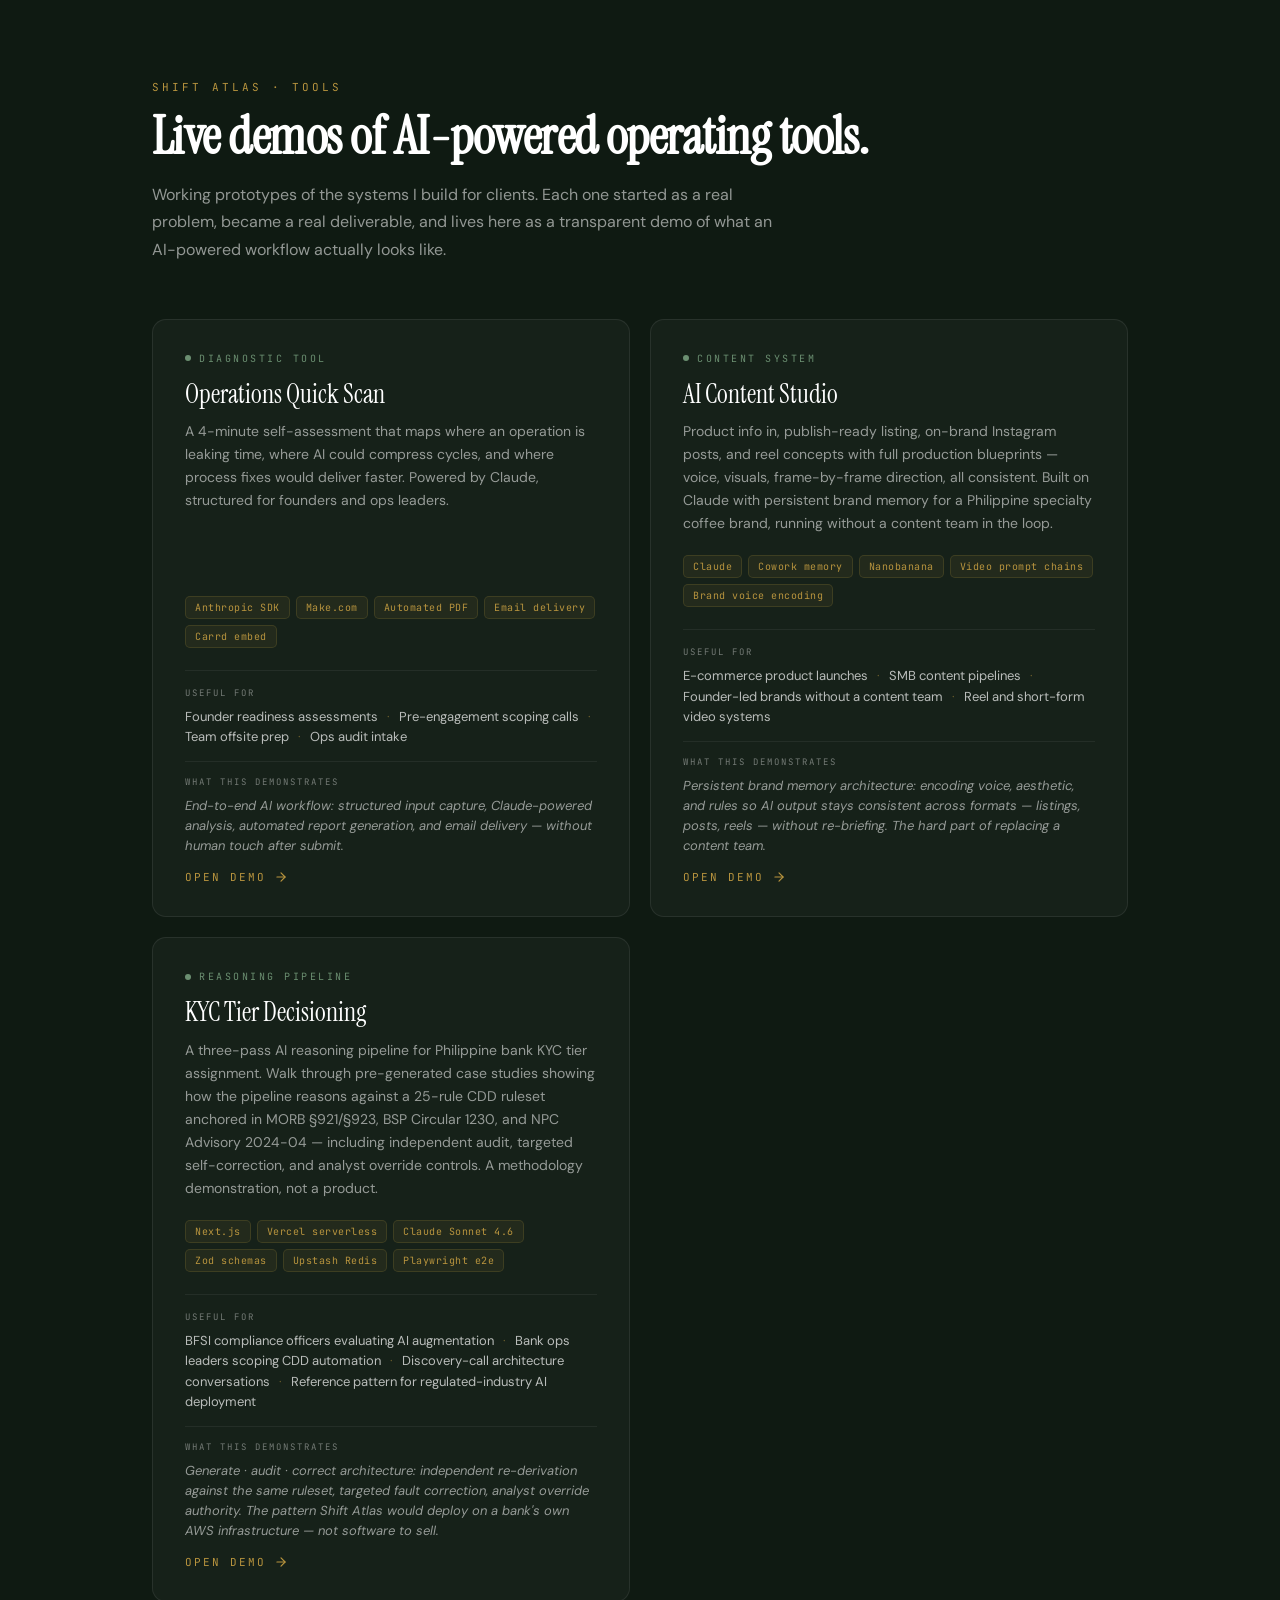
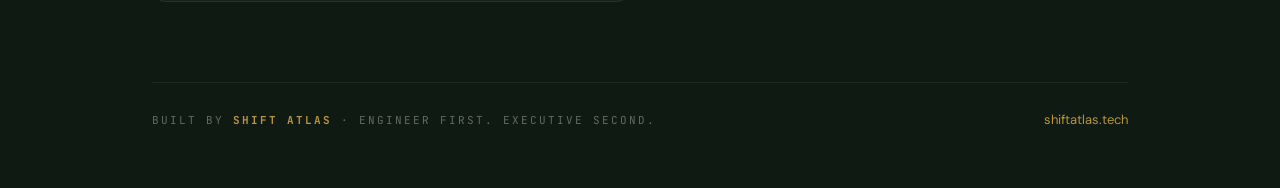
<file: index.html>
<!DOCTYPE html>
<html lang="en">
<head>
<meta charset="UTF-8">
<meta name="viewport" content="width=device-width,initial-scale=1.0">
<title>Shift Atlas Tools — Live Demos</title>
<link rel="icon" type="image/png" href="favicon512x512.png">
<meta name="description" content="Live demos of AI-powered tools built by Shift Atlas. Diagnose, design, deliver.">
<link href="https://fonts.googleapis.com/css2?family=Instrument+Serif&family=DM+Sans:wght@400;500;600;700&family=JetBrains+Mono:wght@400;500;600&display=swap" rel="stylesheet">
<style>
*{margin:0;padding:0;box-sizing:border-box;}
html,body{background:#0F1A12;min-height:100vh;}
body{font-family:'DM Sans',sans-serif;color:#fff;-webkit-font-smoothing:antialiased;}

.hub-wrap{max-width:1040px;margin:0 auto;padding:80px 32px 60px;min-height:100vh;display:flex;flex-direction:column;}

/* HEADER */
.hub-head{margin-bottom:56px;}
.hub-tag{font-family:'JetBrains Mono',monospace;font-size:11px;letter-spacing:3px;text-transform:uppercase;color:#B8943E;margin-bottom:14px;}
.hub-title{font-family:'Instrument Serif',Georgia,serif;font-size:clamp(36px,5vw,52px);line-height:1.1;margin-bottom:16px;letter-spacing:-0.01em;}
.hub-sub{font-size:16px;color:rgba(255,255,255,0.55);line-height:1.7;max-width:620px;}

/* GRID */
.hub-grid{display:grid;grid-template-columns:repeat(auto-fit,minmax(320px,1fr));gap:20px;margin-bottom:auto;}

.hub-card{background:rgba(255,255,255,0.03);border:1px solid rgba(255,255,255,0.08);border-radius:14px;padding:32px;text-decoration:none;color:inherit;transition:all 0.25s ease;display:flex;flex-direction:column;position:relative;overflow:hidden;}
.hub-card:hover{background:rgba(255,255,255,0.05);border-color:rgba(184,148,62,0.3);transform:translateY(-2px);}
.hub-card::after{content:'';position:absolute;top:0;left:0;right:0;height:2px;background:linear-gradient(90deg,transparent,#B8943E,transparent);opacity:0;transition:opacity 0.3s;}
.hub-card:hover::after{opacity:0.6;}

.hub-ctag{font-family:'JetBrains Mono',monospace;font-size:10px;letter-spacing:2.5px;text-transform:uppercase;color:#6B8F71;margin-bottom:14px;display:flex;align-items:center;gap:8px;}
.hub-ctag::before{content:'';width:6px;height:6px;border-radius:50%;background:#6B8F71;}

.hub-ctitle{font-family:'Instrument Serif',Georgia,serif;font-size:26px;line-height:1.2;margin-bottom:10px;color:#fff;}
.hub-cdesc{font-size:14px;color:rgba(255,255,255,0.55);line-height:1.65;margin-bottom:20px;flex:1;}

.hub-cstack{display:flex;flex-wrap:wrap;gap:6px;margin-bottom:22px;}
.hub-chip{font-family:'JetBrains Mono',monospace;font-size:10px;background:rgba(184,148,62,0.08);color:#B8943E;padding:4px 9px;border-radius:5px;border:1px solid rgba(184,148,62,0.18);letter-spacing:0.5px;}

.hub-cmeta{margin-bottom:14px;padding-top:16px;border-top:1px solid rgba(255,255,255,0.06);}
.hub-cmeta + .hub-cmeta{padding-top:14px;}
.hub-cmlab{font-family:'JetBrains Mono',monospace;font-size:9px;letter-spacing:2px;text-transform:uppercase;color:rgba(255,255,255,0.4);margin-bottom:8px;}
.hub-cmval{font-size:13px;color:rgba(255,255,255,0.7);line-height:1.55;}
.hub-cmval .dot{color:rgba(184,148,62,0.5);margin:0 6px;}
.hub-cmval.demo{color:rgba(255,255,255,0.55);font-style:italic;}

.hub-clink{font-family:'JetBrains Mono',monospace;font-size:11px;letter-spacing:2px;text-transform:uppercase;color:#B8943E;display:flex;align-items:center;gap:8px;transition:gap 0.2s;}
.hub-card:hover .hub-clink{gap:12px;}
.hub-clink svg{width:14px;height:14px;}

/* FOOTER */
.hub-foot{margin-top:80px;padding-top:28px;border-top:1px solid rgba(255,255,255,0.06);display:flex;justify-content:space-between;align-items:center;flex-wrap:wrap;gap:14px;}
.hub-footl{font-family:'JetBrains Mono',monospace;font-size:11px;letter-spacing:2px;text-transform:uppercase;color:rgba(255,255,255,0.35);}
.hub-footl strong{color:#B8943E;}
.hub-footr{font-size:13px;color:rgba(255,255,255,0.4);}
.hub-footr a{color:#B8943E;text-decoration:none;transition:opacity 0.2s;}
.hub-footr a:hover{opacity:0.8;}

@media(max-width:640px){
  .hub-wrap{padding:48px 24px 40px;}
  .hub-head{margin-bottom:40px;}
  .hub-grid{grid-template-columns:1fr;}
  .hub-card{padding:28px 24px;}
}
</style>
</head>
<body>

<div class="hub-wrap">

  <div class="hub-head">
    <div class="hub-tag">Shift Atlas · Tools</div>
    <h1 class="hub-title">Live demos of AI-powered operating tools.</h1>
    <p class="hub-sub">Working prototypes of the systems I build for clients. Each one started as a real problem, became a real deliverable, and lives here as a transparent demo of what an AI-powered workflow actually looks like.</p>
  </div>

  <div class="hub-grid">

    <a href="quickscan/" class="hub-card">
      <div class="hub-ctag">Diagnostic Tool</div>
      <div class="hub-ctitle">Operations Quick Scan</div>
      <div class="hub-cdesc">A 4-minute self-assessment that maps where an operation is leaking time, where AI could compress cycles, and where process fixes would deliver faster. Powered by Claude, structured for founders and ops leaders.</div>
      <div class="hub-cstack">
        <span class="hub-chip">Anthropic SDK</span>
        <span class="hub-chip">Make.com</span>
        <span class="hub-chip">Automated PDF</span>
        <span class="hub-chip">Email delivery</span>
        <span class="hub-chip">Carrd embed</span>
      </div>
      <div class="hub-cmeta">
        <div class="hub-cmlab">Useful for</div>
        <div class="hub-cmval">Founder readiness assessments <span class="dot">·</span> Pre-engagement scoping calls <span class="dot">·</span> Team offsite prep <span class="dot">·</span> Ops audit intake</div>
      </div>
      <div class="hub-cmeta">
        <div class="hub-cmlab">What this demonstrates</div>
        <div class="hub-cmval demo">End-to-end AI workflow: structured input capture, Claude-powered analysis, automated report generation, and email delivery — without human touch after submit.</div>
      </div>
      <div class="hub-clink">
        Open Demo
        <svg viewBox="0 0 24 24" fill="none" stroke="currentColor" stroke-width="2" stroke-linecap="round" stroke-linejoin="round"><line x1="5" y1="12" x2="19" y2="12"/><polyline points="12 5 19 12 12 19"/></svg>
      </div>
    </a>

    <a href="content-studio/" class="hub-card">
      <div class="hub-ctag">Content System</div>
      <div class="hub-ctitle">AI Content Studio</div>
      <div class="hub-cdesc">Product info in, publish-ready listing, on-brand Instagram posts, and reel concepts with full production blueprints — voice, visuals, frame-by-frame direction, all consistent. Built on Claude with persistent brand memory for a Philippine specialty coffee brand, running without a content team in the loop.</div>
      <div class="hub-cstack">
        <span class="hub-chip">Claude</span>
        <span class="hub-chip">Cowork memory</span>
        <span class="hub-chip">Nanobanana</span>
        <span class="hub-chip">Video prompt chains</span>
        <span class="hub-chip">Brand voice encoding</span>
      </div>
      <div class="hub-cmeta">
        <div class="hub-cmlab">Useful for</div>
        <div class="hub-cmval">E-commerce product launches <span class="dot">·</span> SMB content pipelines <span class="dot">·</span> Founder-led brands without a content team <span class="dot">·</span> Reel and short-form video systems</div>
      </div>
      <div class="hub-cmeta">
        <div class="hub-cmlab">What this demonstrates</div>
        <div class="hub-cmval demo">Persistent brand memory architecture: encoding voice, aesthetic, and rules so AI output stays consistent across formats — listings, posts, reels — without re-briefing. The hard part of replacing a content team.</div>
      </div>
      <div class="hub-clink">
        Open Demo
        <svg viewBox="0 0 24 24" fill="none" stroke="currentColor" stroke-width="2" stroke-linecap="round" stroke-linejoin="round"><line x1="5" y1="12" x2="19" y2="12"/><polyline points="12 5 19 12 12 19"/></svg>
      </div>
    </a>

    <a href="https://kyc.shiftatlas.tech/" target="_blank" rel="noopener" class="hub-card">
      <div class="hub-ctag">Reasoning Pipeline</div>
      <div class="hub-ctitle">KYC Tier Decisioning</div>
      <div class="hub-cdesc">A three-pass AI reasoning pipeline for Philippine bank KYC tier assignment. Walk through pre-generated case studies showing how the pipeline reasons against a 25-rule CDD ruleset anchored in MORB &sect;921/&sect;923, BSP Circular 1230, and NPC Advisory 2024-04 — including independent audit, targeted self-correction, and analyst override controls. A methodology demonstration, not a product.</div>
      <div class="hub-cstack">
        <span class="hub-chip">Next.js</span>
        <span class="hub-chip">Vercel serverless</span>
        <span class="hub-chip">Claude Sonnet 4.6</span>
        <span class="hub-chip">Zod schemas</span>
        <span class="hub-chip">Upstash Redis</span>
        <span class="hub-chip">Playwright e2e</span>
      </div>
      <div class="hub-cmeta">
        <div class="hub-cmlab">Useful for</div>
        <div class="hub-cmval">BFSI compliance officers evaluating AI augmentation <span class="dot">·</span> Bank ops leaders scoping CDD automation <span class="dot">·</span> Discovery-call architecture conversations <span class="dot">·</span> Reference pattern for regulated-industry AI deployment</div>
      </div>
      <div class="hub-cmeta">
        <div class="hub-cmlab">What this demonstrates</div>
        <div class="hub-cmval demo">Generate &middot; audit &middot; correct architecture: independent re-derivation against the same ruleset, targeted fault correction, analyst override authority. The pattern Shift Atlas would deploy on a bank's own AWS infrastructure — not software to sell.</div>
      </div>
      <div class="hub-clink">
        Open Demo
        <svg viewBox="0 0 24 24" fill="none" stroke="currentColor" stroke-width="2" stroke-linecap="round" stroke-linejoin="round"><line x1="5" y1="12" x2="19" y2="12"/><polyline points="12 5 19 12 12 19"/></svg>
      </div>
    </a>

  </div>

  <div class="hub-foot">
    <div class="hub-footl">Built by <strong>Shift Atlas</strong> · Engineer first. Executive second.</div>
    <div class="hub-footr"><a href="https://shiftatlas.tech" target="_blank">shiftatlas.tech</a></div>
  </div>

</div>

</body>
</html>
</file>
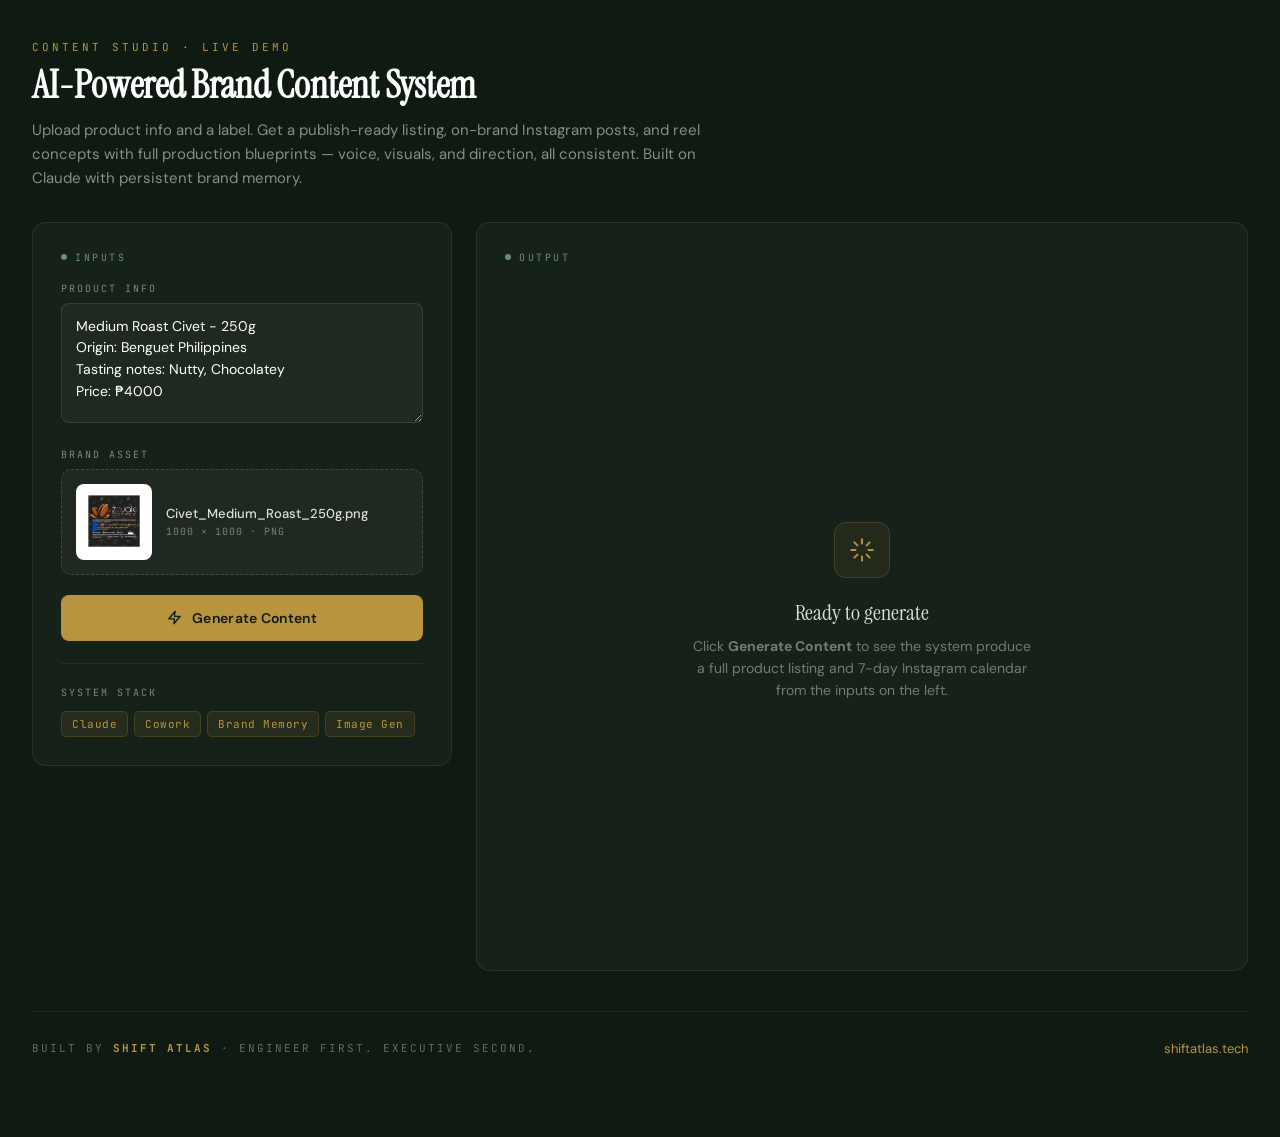
<file: content-studio/index.html>
<!DOCTYPE html>
<html lang="en">
<head>
<meta charset="UTF-8">
<meta name="viewport" content="width=device-width,initial-scale=1.0">
<title>Content Studio — Shift Atlas Demo</title>
<link rel="icon" type="image/png" href="favicon512x512.png">
<link href="https://fonts.googleapis.com/css2?family=Instrument+Serif&family=DM+Sans:wght@400;500;600;700&family=JetBrains+Mono:wght@400;500;600&display=swap" rel="stylesheet">
<style>
*{margin:0;padding:0;box-sizing:border-box;}
html,body{background:#0F1A12;min-height:100vh;}
body{font-family:'DM Sans',sans-serif;color:#fff;-webkit-font-smoothing:antialiased;overflow-x:hidden;}

/* ===== LAYOUT ===== */
.cs-wrap{max-width:1440px;margin:0 auto;padding:40px 32px 80px;}

.cs-head{margin-bottom:32px;}
.cs-tag{font-family:'JetBrains Mono',monospace;font-size:11px;letter-spacing:3px;text-transform:uppercase;color:#B8943E;margin-bottom:10px;}
.cs-title{font-family:'Instrument Serif',Georgia,serif;font-size:clamp(28px,3.6vw,38px);line-height:1.15;margin-bottom:10px;}
.cs-sub{font-size:15px;color:rgba(255,255,255,0.5);line-height:1.6;max-width:680px;}

.cs-grid{display:grid;grid-template-columns:minmax(0,420px) minmax(0,1fr);gap:24px;align-items:start;}
@media(max-width:960px){.cs-grid{grid-template-columns:1fr;}}

/* ===== PANEL SHARED ===== */
.cs-panel{background:rgba(255,255,255,0.03);border:1px solid rgba(255,255,255,0.08);border-radius:14px;padding:28px;}
.cs-plabel{font-family:'JetBrains Mono',monospace;font-size:10px;letter-spacing:2.5px;text-transform:uppercase;color:#6B8F71;margin-bottom:18px;display:flex;align-items:center;gap:8px;}
.cs-plabel::before{content:'';width:6px;height:6px;border-radius:50%;background:#6B8F71;}

/* ===== INPUT (LEFT) ===== */
.cs-field{margin-bottom:20px;}
.cs-flab{font-family:'JetBrains Mono',monospace;font-size:10px;letter-spacing:2px;text-transform:uppercase;color:rgba(255,255,255,0.45);margin-bottom:8px;}
.cs-ftxt{width:100%;background:rgba(255,255,255,0.04);border:1px solid rgba(255,255,255,0.1);border-radius:8px;padding:12px 14px;font-family:'DM Sans',sans-serif;font-size:14px;color:#fff;line-height:1.55;resize:vertical;min-height:120px;transition:border-color 0.2s;}
.cs-ftxt:focus{outline:none;border-color:rgba(184,148,62,0.5);}
.cs-ftxt::placeholder{color:rgba(255,255,255,0.25);}

.cs-imgbox{background:rgba(255,255,255,0.04);border:1px dashed rgba(255,255,255,0.15);border-radius:10px;padding:14px;display:flex;align-items:center;gap:14px;}
.cs-imgthumb{width:76px;height:76px;border-radius:8px;background:#000;flex-shrink:0;overflow:hidden;display:flex;align-items:center;justify-content:center;}
.cs-imgthumb img{width:100%;height:100%;object-fit:cover;}
.cs-imginfo{flex:1;min-width:0;}
.cs-imgname{font-size:13px;color:rgba(255,255,255,0.85);font-weight:500;margin-bottom:3px;white-space:nowrap;overflow:hidden;text-overflow:ellipsis;}
.cs-imgsize{font-family:'JetBrains Mono',monospace;font-size:10px;color:rgba(255,255,255,0.4);letter-spacing:1px;}

.cs-genbtn{width:100%;background:#B8943E;color:#0F1A12;font-family:'DM Sans',sans-serif;font-size:14px;font-weight:600;letter-spacing:0.3px;padding:14px;border-radius:8px;border:none;cursor:pointer;transition:all 0.2s;margin-top:8px;display:flex;align-items:center;justify-content:center;gap:10px;}
.cs-genbtn:hover:not(:disabled){background:#C9A44A;transform:translateY(-1px);}
.cs-genbtn:disabled{opacity:0.6;cursor:not-allowed;}
.cs-genbtn svg{width:15px;height:15px;}

.cs-stack{margin-top:22px;padding-top:22px;border-top:1px solid rgba(255,255,255,0.06);}
.cs-slabel{font-family:'JetBrains Mono',monospace;font-size:10px;letter-spacing:2px;text-transform:uppercase;color:rgba(255,255,255,0.45);margin-bottom:12px;}
.cs-chips{display:flex;flex-wrap:wrap;gap:6px;}
.cs-chip{font-family:'JetBrains Mono',monospace;font-size:11px;background:rgba(184,148,62,0.1);color:#B8943E;padding:5px 10px;border-radius:5px;border:1px solid rgba(184,148,62,0.2);letter-spacing:0.5px;}

/* ===== OUTPUT (RIGHT) ===== */
.cs-out{min-height:720px;}

.cs-empty{display:flex;flex-direction:column;align-items:center;justify-content:center;min-height:660px;text-align:center;padding:40px;}
.cs-emptico{width:56px;height:56px;border-radius:12px;background:rgba(184,148,62,0.08);display:flex;align-items:center;justify-content:center;margin-bottom:20px;border:1px solid rgba(184,148,62,0.2);}
.cs-emptico svg{width:26px;height:26px;stroke:#B8943E;}
.cs-empth{font-family:'Instrument Serif',Georgia,serif;font-size:22px;color:rgba(255,255,255,0.85);margin-bottom:8px;}
.cs-emptt{font-size:14px;color:rgba(255,255,255,0.4);max-width:340px;line-height:1.6;}

.cs-loading{display:none;padding:40px;}
.cs-loading.on{display:block;}
.cs-ltitle{font-family:'JetBrains Mono',monospace;font-size:12px;letter-spacing:2px;text-transform:uppercase;color:#B8943E;margin-bottom:20px;display:flex;align-items:center;gap:10px;}
.cs-ltitle::before{content:'';width:8px;height:8px;border-radius:50%;background:#B8943E;animation:pulse 1.2s infinite;}
@keyframes pulse{0%,100%{opacity:1;}50%{opacity:0.3;}}
.cs-lsteps{display:flex;flex-direction:column;gap:12px;}
.cs-lstep{display:flex;align-items:center;gap:12px;font-size:14px;color:rgba(255,255,255,0.3);transition:color 0.3s;}
.cs-lstep.active{color:rgba(255,255,255,0.9);}
.cs-lstep.done{color:#6B8F71;}
.cs-lcheck{width:18px;height:18px;border-radius:50%;border:1.5px solid currentColor;display:flex;align-items:center;justify-content:center;flex-shrink:0;}
.cs-lcheck svg{width:10px;height:10px;opacity:0;transition:opacity 0.2s;}
.cs-lstep.done .cs-lcheck{background:#6B8F71;border-color:#6B8F71;}
.cs-lstep.done .cs-lcheck svg{opacity:1;stroke:#0F1A12;}
.cs-lstep.active .cs-lcheck{border-color:#B8943E;animation:spin 1s linear infinite;}
@keyframes spin{to{transform:rotate(360deg);}}

.cs-results{display:none;}
.cs-results.on{display:block;animation:csFade 0.4s ease;}
@keyframes csFade{from{opacity:0;transform:translateY(8px);}to{opacity:1;transform:translateY(0);}}

/* ===== TABS ===== */
.cs-tabs{display:flex;gap:4px;margin-bottom:24px;background:rgba(0,0,0,0.3);padding:4px;border-radius:10px;width:fit-content;}
.cs-tab{background:none;border:none;color:rgba(255,255,255,0.5);font-family:'DM Sans',sans-serif;font-size:13px;font-weight:500;padding:9px 18px;border-radius:7px;cursor:pointer;transition:all 0.2s;letter-spacing:0.2px;}
.cs-tab:hover{color:rgba(255,255,255,0.8);}
.cs-tab.on{background:rgba(184,148,62,0.15);color:#B8943E;}

.cs-tabpane{display:none;}
.cs-tabpane.on{display:block;animation:csFade 0.3s ease;}

/* ===== PRODUCT LISTING OUTPUT ===== */
.cs-sec{margin-bottom:24px;}
.cs-sech{font-family:'JetBrains Mono',monospace;font-size:10px;letter-spacing:2px;text-transform:uppercase;color:#6B8F71;margin-bottom:8px;}
.cs-title-out{font-family:'Instrument Serif',Georgia,serif;font-size:24px;line-height:1.25;color:#fff;margin-bottom:4px;}
.cs-short{font-size:14px;color:rgba(255,255,255,0.65);line-height:1.65;margin-bottom:14px;}
.cs-full{font-size:14px;color:rgba(255,255,255,0.75);line-height:1.75;}
.cs-full p{margin-bottom:12px;}
.cs-meta{display:grid;grid-template-columns:repeat(auto-fit,minmax(150px,1fr));gap:10px;margin-top:14px;padding:14px;background:rgba(0,0,0,0.25);border-radius:8px;}
.cs-mi{display:flex;flex-direction:column;gap:3px;}
.cs-mk{font-family:'JetBrains Mono',monospace;font-size:9px;letter-spacing:1.5px;text-transform:uppercase;color:rgba(255,255,255,0.4);}
.cs-mv{font-size:13px;color:#fff;font-weight:500;}
.cs-mv.gold{color:#B8943E;}
.cs-keywords{display:flex;flex-wrap:wrap;gap:6px;margin-top:10px;}
.cs-kw{font-size:12px;background:rgba(107,143,113,0.12);color:#9ABBA0;padding:5px 10px;border-radius:5px;border:1px solid rgba(107,143,113,0.2);}

/* ===== INSTAGRAM FEED ===== */
.cs-ig-wrap{display:flex;flex-direction:column;gap:14px;}
.cs-post{background:rgba(0,0,0,0.25);border:1px solid rgba(255,255,255,0.06);border-radius:12px;overflow:hidden;}
.cs-ph{display:flex;align-items:center;justify-content:space-between;padding:10px 14px;border-bottom:1px solid rgba(255,255,255,0.04);}
.cs-phl{display:flex;align-items:center;gap:10px;}
.cs-pavatar{width:30px;height:30px;border-radius:50%;background:linear-gradient(135deg,#B8943E,#6B8F71);display:flex;align-items:center;justify-content:center;font-family:'Instrument Serif',Georgia,serif;font-size:14px;color:#0F1A12;font-weight:700;}
.cs-pname{font-size:13px;font-weight:600;color:rgba(255,255,255,0.9);}
.cs-pdate{font-family:'JetBrains Mono',monospace;font-size:10px;color:rgba(255,255,255,0.35);letter-spacing:1px;text-transform:uppercase;}
.cs-pday{background:rgba(184,148,62,0.12);color:#B8943E;padding:3px 9px;border-radius:5px;font-family:'JetBrains Mono',monospace;font-size:10px;font-weight:500;letter-spacing:1px;text-transform:uppercase;}

.cs-pimg{width:100%;aspect-ratio:1/1;background:#000;position:relative;overflow:hidden;display:flex;align-items:center;justify-content:center;}
.cs-pimg img{width:100%;height:100%;object-fit:cover;}
.cs-pimg-placeholder{color:rgba(255,255,255,0.2);font-family:'JetBrains Mono',monospace;font-size:11px;letter-spacing:2px;text-transform:uppercase;text-align:center;padding:20px;}

.cs-pbody{padding:14px;}
.cs-ptype{font-family:'JetBrains Mono',monospace;font-size:10px;letter-spacing:2px;text-transform:uppercase;color:#6B8F71;margin-bottom:8px;}
.cs-pcap{font-size:13px;line-height:1.65;color:rgba(255,255,255,0.85);margin-bottom:10px;}
.cs-pcta{font-size:12px;color:rgba(255,255,255,0.55);font-style:italic;padding-top:8px;margin-top:8px;border-top:1px dashed rgba(255,255,255,0.08);margin-bottom:10px;}
.cs-pcta strong{color:#B8943E;font-style:normal;font-weight:600;letter-spacing:0.5px;font-family:'JetBrains Mono',monospace;font-size:10px;text-transform:uppercase;margin-right:6px;}
.cs-ptags{font-size:12px;color:#6B8F71;line-height:1.5;word-break:break-word;}

/* ===== INSTAGRAM REELS TAB ===== */
.cs-reel{display:grid;grid-template-columns:minmax(0,300px) minmax(0,1fr);gap:28px;align-items:start;}
@media(max-width:820px){.cs-reel{grid-template-columns:1fr;gap:22px;}}

/* LEFT: video + meta */
.cs-rvid-wrap{display:flex;flex-direction:column;gap:12px;}

.cs-rvid{position:relative;width:100%;aspect-ratio:9/16;background:#000;border-radius:14px;overflow:hidden;border:1px solid rgba(255,255,255,0.08);box-shadow:0 8px 32px rgba(0,0,0,0.35);}
.cs-rvid video{width:100%;height:100%;object-fit:cover;display:block;background:#000;}
.cs-rvid-overlay{position:absolute;inset:0;display:flex;align-items:center;justify-content:center;cursor:pointer;background:linear-gradient(180deg,transparent 0%,transparent 60%,rgba(0,0,0,0.4) 100%);transition:background 0.2s;}
.cs-rvid-overlay:hover{background:linear-gradient(180deg,rgba(0,0,0,0.15) 0%,rgba(0,0,0,0.15) 60%,rgba(0,0,0,0.5) 100%);}
.cs-rvid-overlay.playing{opacity:0;}
.cs-rvid-overlay.playing:hover{opacity:1;}
.cs-rvid-play{width:54px;height:54px;color:#fff;background:rgba(184,148,62,0.9);border-radius:50%;padding:14px;box-shadow:0 4px 16px rgba(0,0,0,0.3);transition:transform 0.2s;}
.cs-rvid-overlay:hover .cs-rvid-play{transform:scale(1.05);}

.cs-rvid-meta{padding:12px 14px;background:rgba(0,0,0,0.25);border:1px solid rgba(255,255,255,0.06);border-radius:8px;}
.cs-rvid-mlab{font-family:'JetBrains Mono',monospace;font-size:9px;letter-spacing:1.5px;text-transform:uppercase;color:rgba(255,255,255,0.4);margin-bottom:4px;}
.cs-rvid-mval{font-size:13px;color:rgba(255,255,255,0.85);font-weight:500;}

/* RIGHT: production blueprint */
.cs-rblueprint{display:flex;flex-direction:column;gap:22px;}

.cs-rhead{padding-bottom:18px;border-bottom:1px solid rgba(255,255,255,0.08);}
.cs-rtag{font-family:'JetBrains Mono',monospace;font-size:10px;letter-spacing:2.5px;text-transform:uppercase;color:#B8943E;margin-bottom:8px;}
.cs-rtitle{font-family:'Instrument Serif',Georgia,serif;font-size:26px;line-height:1.2;color:#fff;margin-bottom:8px;}
.cs-rgoal{font-size:14px;color:rgba(255,255,255,0.6);line-height:1.6;font-style:italic;}

.cs-rsec{display:flex;flex-direction:column;}
.cs-rseclab{font-family:'JetBrains Mono',monospace;font-size:10px;letter-spacing:2px;text-transform:uppercase;color:#6B8F71;margin-bottom:10px;display:flex;align-items:center;gap:8px;}
.cs-rseclab::before{content:'';width:6px;height:6px;border-radius:50%;background:#6B8F71;}

.cs-rprompt{font-size:13px;color:rgba(255,255,255,0.75);line-height:1.7;background:rgba(0,0,0,0.25);padding:14px 16px;border-radius:8px;border-left:2px solid rgba(184,148,62,0.4);font-family:'DM Sans',sans-serif;}

.cs-rframes{display:flex;flex-direction:column;gap:8px;}
.cs-rframe{display:flex;align-items:flex-start;gap:14px;padding:10px 14px;background:rgba(0,0,0,0.2);border-radius:7px;border:1px solid rgba(255,255,255,0.04);}
.cs-rftime{font-family:'JetBrains Mono',monospace;font-size:11px;color:#B8943E;background:rgba(184,148,62,0.1);padding:3px 8px;border-radius:4px;letter-spacing:0.5px;flex-shrink:0;font-weight:500;min-width:46px;text-align:center;}
.cs-rftxt{font-size:13px;color:rgba(255,255,255,0.8);line-height:1.5;font-style:italic;}

.cs-raudio{font-size:13px;color:rgba(255,255,255,0.7);line-height:1.6;}

.cs-rcta{display:inline-flex;align-self:flex-start;align-items:center;gap:8px;font-family:'DM Sans',sans-serif;font-size:13px;font-weight:600;color:#0F1A12;background:#B8943E;padding:8px 14px;border-radius:6px;letter-spacing:0.3px;}

/* typing cursor */
.cs-cursor{display:inline-block;width:7px;height:14px;background:#B8943E;vertical-align:middle;margin-left:2px;animation:blink 0.9s infinite;}
@keyframes blink{0%,50%{opacity:1;}51%,100%{opacity:0;}}

/* ===== FOOTER STRIP ===== */
.cs-foot{margin-top:40px;padding-top:28px;border-top:1px solid rgba(255,255,255,0.06);display:flex;justify-content:space-between;align-items:center;flex-wrap:wrap;gap:14px;}
.cs-footl{font-family:'JetBrains Mono',monospace;font-size:11px;letter-spacing:2px;text-transform:uppercase;color:rgba(255,255,255,0.35);}
.cs-footl strong{color:#B8943E;}
.cs-footr{font-size:13px;color:rgba(255,255,255,0.4);}
.cs-footr a{color:#B8943E;text-decoration:none;}
.cs-footr a:hover{text-decoration:underline;}
</style>
</head>
<body>

<div class="cs-wrap">

  <!-- HEADER -->
  <div class="cs-head">
    <div class="cs-tag">Content Studio · Live Demo</div>
    <h1 class="cs-title">AI-Powered Brand Content System</h1>
    <p class="cs-sub">Upload product info and a label. Get a publish-ready listing, on-brand Instagram posts, and reel concepts with full production blueprints — voice, visuals, and direction, all consistent. Built on Claude with persistent brand memory.</p>
  </div>

  <!-- SPLIT GRID -->
  <div class="cs-grid">

    <!-- LEFT: INPUTS -->
    <div class="cs-panel">
      <div class="cs-plabel">Inputs</div>

      <div class="cs-field">
        <div class="cs-flab">Product Info</div>
        <textarea class="cs-ftxt" id="productInput" spellcheck="false">Medium Roast Civet - 250g
Origin: Benguet Philippines
Tasting notes: Nutty, Chocolatey
Price: ₱4000</textarea>
      </div>

      <div class="cs-field">
        <div class="cs-flab">Brand Asset</div>
        <div class="cs-imgbox">
          <div class="cs-imgthumb">
            <img src="zojak-label.png" alt="Zojak label" onerror="this.style.display='none';this.parentElement.innerHTML='<div style=&quot;color:rgba(255,255,255,0.3);font-family:JetBrains Mono,monospace;font-size:9px;letter-spacing:1px;text-align:center;padding:8px;&quot;>LABEL<br>PREVIEW</div>'">
          </div>
          <div class="cs-imginfo">
            <div class="cs-imgname">Civet_Medium_Roast_250g.png</div>
            <div class="cs-imgsize">1000 × 1000 · PNG</div>
          </div>
        </div>
      </div>

      <button class="cs-genbtn" id="genBtn" onclick="runDemo()">
        <svg viewBox="0 0 24 24" fill="none" stroke="currentColor" stroke-width="2" stroke-linecap="round" stroke-linejoin="round"><path d="M13 2L3 14h9l-1 8 10-12h-9l1-8z"/></svg>
        <span id="genBtnText">Generate Content</span>
      </button>

      <div class="cs-stack">
        <div class="cs-slabel">System Stack</div>
        <div class="cs-chips">
          <span class="cs-chip">Claude</span>
          <span class="cs-chip">Cowork</span>
          <span class="cs-chip">Brand Memory</span>
          <span class="cs-chip">Image Gen</span>
        </div>
      </div>
    </div>

    <!-- RIGHT: OUTPUT -->
    <div class="cs-panel cs-out">
      <div class="cs-plabel">Output</div>

      <!-- EMPTY STATE -->
      <div class="cs-empty" id="emptyState">
        <div class="cs-emptico">
          <svg viewBox="0 0 24 24" fill="none" stroke-width="1.8" stroke-linecap="round" stroke-linejoin="round"><path d="M12 2v4M12 18v4M4.93 4.93l2.83 2.83M16.24 16.24l2.83 2.83M2 12h4M18 12h4M4.93 19.07l2.83-2.83M16.24 7.76l2.83-2.83"/></svg>
        </div>
        <div class="cs-empth">Ready to generate</div>
        <div class="cs-emptt">Click <strong>Generate Content</strong> to see the system produce a full product listing and 7-day Instagram calendar from the inputs on the left.</div>
      </div>

      <!-- LOADING STATE -->
      <div class="cs-loading" id="loadingState">
        <div class="cs-ltitle">Generating</div>
        <div class="cs-lsteps" id="loadingSteps">
          <div class="cs-lstep" data-step="0">
            <div class="cs-lcheck"><svg viewBox="0 0 24 24" fill="none" stroke="currentColor" stroke-width="3" stroke-linecap="round" stroke-linejoin="round"><polyline points="20 6 9 17 4 12"/></svg></div>
            <span>Reading product info and brand asset</span>
          </div>
          <div class="cs-lstep" data-step="1">
            <div class="cs-lcheck"><svg viewBox="0 0 24 24" fill="none" stroke="currentColor" stroke-width="3" stroke-linecap="round" stroke-linejoin="round"><polyline points="20 6 9 17 4 12"/></svg></div>
            <span>Loading brand voice and aesthetic memory</span>
          </div>
          <div class="cs-lstep" data-step="2">
            <div class="cs-lcheck"><svg viewBox="0 0 24 24" fill="none" stroke="currentColor" stroke-width="3" stroke-linecap="round" stroke-linejoin="round"><polyline points="20 6 9 17 4 12"/></svg></div>
            <span>Drafting product listing and SEO metadata</span>
          </div>
          <div class="cs-lstep" data-step="3">
            <div class="cs-lcheck"><svg viewBox="0 0 24 24" fill="none" stroke="currentColor" stroke-width="3" stroke-linecap="round" stroke-linejoin="round"><polyline points="20 6 9 17 4 12"/></svg></div>
            <span>Curating Instagram posts and reel concepts</span>
          </div>
          <div class="cs-lstep" data-step="4">
            <div class="cs-lcheck"><svg viewBox="0 0 24 24" fill="none" stroke="currentColor" stroke-width="3" stroke-linecap="round" stroke-linejoin="round"><polyline points="20 6 9 17 4 12"/></svg></div>
            <span>Composing hashtag sets per post theme</span>
          </div>
        </div>
      </div>

      <!-- RESULTS -->
      <div class="cs-results" id="resultsState">

        <div class="cs-tabs">
          <button class="cs-tab on" data-tab="listing" onclick="switchTab('listing')">Product Listing</button>
          <button class="cs-tab" data-tab="calendar" onclick="switchTab('calendar')">Instagram Posts</button>
          <button class="cs-tab" data-tab="reels" onclick="switchTab('reels')">Instagram Reels</button>
        </div>

        <!-- TAB: LISTING -->
        <div class="cs-tabpane on" id="tab-listing">
          <div class="cs-sec">
            <div class="cs-sech">Product Title</div>
            <div class="cs-title-out" id="out-title"></div>
          </div>

          <div class="cs-sec">
            <div class="cs-sech">Short Description</div>
            <div class="cs-short" id="out-short"></div>
          </div>

          <div class="cs-sec">
            <div class="cs-sech">Full Description</div>
            <div class="cs-full" id="out-full"></div>
          </div>

          <div class="cs-sec">
            <div class="cs-meta">
              <div class="cs-mi"><div class="cs-mk">Origin</div><div class="cs-mv">Benguet, Philippines</div></div>
              <div class="cs-mi"><div class="cs-mk">Roast</div><div class="cs-mv">Medium</div></div>
              <div class="cs-mi"><div class="cs-mk">Weight</div><div class="cs-mv">250g</div></div>
              <div class="cs-mi"><div class="cs-mk">Price</div><div class="cs-mv gold">₱4,000</div></div>
            </div>
          </div>

          <div class="cs-sec">
            <div class="cs-sech">SEO Keywords</div>
            <div class="cs-keywords">
              <span class="cs-kw">Philippine civet coffee</span>
              <span class="cs-kw">Alamid luwak Arabica</span>
              <span class="cs-kw">Benguet single origin</span>
              <span class="cs-kw">Medium roast specialty coffee PH</span>
              <span class="cs-kw">Zojak Coffee 250g</span>
            </div>
          </div>
        </div>

        <!-- TAB: CALENDAR -->
        <div class="cs-tabpane" id="tab-calendar">
          <div class="cs-ig-wrap" id="igFeed"></div>
        </div>

        <!-- TAB: REELS -->
        <div class="cs-tabpane" id="tab-reels">
          <div class="cs-reel">

            <!-- LEFT: VIDEO -->
            <div class="cs-rvid-wrap">
              <div class="cs-rvid">
                <video id="reelPlayer" muted loop playsinline preload="metadata" poster="">
                  <source src="Reel_001.mp4" type="video/mp4">
                </video>
                <div class="cs-rvid-overlay" id="reelOverlay" onclick="toggleReel()">
                  <svg class="cs-rvid-play" viewBox="0 0 24 24" fill="currentColor"><path d="M8 5v14l11-7z"/></svg>
                </div>
              </div>
              <div class="cs-rvid-meta">
                <div class="cs-rvid-mlab">Funnel stage</div>
                <div class="cs-rvid-mval">Top of funnel · Awareness</div>
              </div>
              <div class="cs-rvid-meta">
                <div class="cs-rvid-mlab">Duration</div>
                <div class="cs-rvid-mval">6–8 seconds</div>
              </div>
              <div class="cs-rvid-meta">
                <div class="cs-rvid-mlab">Best for</div>
                <div class="cs-rvid-mval">Cold audience reach campaigns</div>
              </div>
            </div>

            <!-- RIGHT: PRODUCTION BLUEPRINT -->
            <div class="cs-rblueprint">

              <div class="cs-rhead">
                <div class="cs-rtag">Story 01</div>
                <div class="cs-rtitle">Origin Hook</div>
                <div class="cs-rgoal">Stop the scroll. Establish premium origin and Filipino pride.</div>
              </div>

              <div class="cs-rsec">
                <div class="cs-rseclab">Video Prompt</div>
                <div class="cs-rprompt">Cinematic vertical video, 9:16 aspect ratio, 6 seconds. Slow drone push-in over the misty Benguet mountain highlands at golden sunrise — fog rolling between pine trees, terraced coffee farms emerging from the mist. Cut to a close-up macro shot of a Filipino farmer's hands gently holding ripe red coffee cherries on the branch, dew glistening. Cut to a slow rotating shot of a dark matte Zojak Coffee Civet 250g bag standing on a weathered wooden surface, soft warm sunlight from the side. Documentary cinematography, shallow depth of field, warm earthy color grading. Atmospheric, proud, premium feel.</div>
              </div>

              <div class="cs-rsec">
                <div class="cs-rseclab">On-screen Text</div>
                <div class="cs-rframes">
                  <div class="cs-rframe">
                    <div class="cs-rftime">0–2s</div>
                    <div class="cs-rftxt">"Grown 5,000 ft above sea level."</div>
                  </div>
                  <div class="cs-rframe">
                    <div class="cs-rftime">3–5s</div>
                    <div class="cs-rftxt">"Hand-gathered. Single-origin."</div>
                  </div>
                  <div class="cs-rframe">
                    <div class="cs-rftime">6–8s</div>
                    <div class="cs-rftxt">"Zojak Coffee. Benguet, Philippines."</div>
                  </div>
                </div>
              </div>

              <div class="cs-rsec">
                <div class="cs-rseclab">Audio Direction</div>
                <div class="cs-raudio">Slow ambient cinematic track — soft acoustic guitar or kulintang (Filipino gong) with subtle natural ambience: birds, wind.</div>
              </div>

              <div class="cs-rsec">
                <div class="cs-rseclab">CTA Sticker</div>
                <div class="cs-rcta">Tap to shop →</div>
              </div>

            </div>
          </div>
        </div>

      </div>
    </div>

  </div>

  <!-- FOOTER -->
  <div class="cs-foot">
    <div class="cs-footl">Built by <strong>Shift Atlas</strong> · Engineer first. Executive second.</div>
    <div class="cs-footr"><a href="https://shiftatlas.tech" target="_blank">shiftatlas.tech</a></div>
  </div>

</div>

<script>
// ============ DATA ============
const LISTING = {
  title: "Civet Coffee Medium Roast 250g — Single Origin Alamid Luwak Arabica from Benguet",
  short: "Rare Philippine civet-processed Arabica from the highlands of Benguet, medium roasted to bring out smooth nutty and chocolatey notes with a mild acidity and clean finish.",
  full: [
    "This is Philippine civet coffee the way it's meant to be enjoyed — ethically gathered, carefully processed, and roasted with restraint. Our Alamid Luwak Arabica comes from the cool, misty highlands of Benguet, where the native Philippine civet (alamid) selects only the ripest coffee cherries. The beans are collected, thoroughly cleaned and fermented, then sun-dried before we roast them to a balanced medium.",
    "The cup is everything you hope civet coffee will be: deeply nutty up front, with rich cocoa and dark chocolate rolling through the middle, and a gentle, mild acidity that keeps things bright without ever going sharp. The finish is remarkably smooth — no bitterness, no heaviness, just a clean, lingering sweetness.",
    "We recommend brewing this one as pour-over or French press at around 1:16 coffee-to-water, just off the boil. Skip the milk the first time — this coffee deserves your full attention. Each 250g bag is sealed fresh at the roastery."
  ]
};

const POSTS = [
  {
    day: "Mon",
    theme: "Origin Spotlight",
    img: "post-1-origin.png",
    caption: "Straight from the misty highlands of Benguet — where the cool mountain air, volcanic soil, and the Philippine alamid come together to create something truly special. Our Civet Medium Roast is single-origin Arabica, carefully gathered and roasted right here at home. Philippine coffee, world-class cup. ☕🇵🇭",
    cta: "Tap the link in bio to try a 250g bag.",
    tags: "#ZojakCoffee #CivetCoffee #AlamidLuwak #BenguetCoffee #PhilippineCoffee #SingleOrigin #ArabicaPH #SupportLocalPH #SpecialtyCoffeePH"
  },
  {
    day: "Wed",
    theme: "Brewing Tip",
    img: "post-3-brewing.png",
    caption: "Midweek tip: our Civet Medium Roast shines brightest as pour-over or French press. Use a 1:16 ratio (about 15g coffee to 240ml water), water just off the boil, and a 4-minute steep or slow pour. And for the first cup? Skip the milk. Let it speak for itself. ✋",
    cta: "Save this post for your next brew session.",
    tags: "#ZojakCoffee #BrewingTips #PourOver #FrenchPress #HowToBrew #CoffeeAtHome #CivetCoffee #CoffeeRitual #SlowMornings"
  },
  {
    day: "Fri",
    theme: "Gift-Worthy",
    img: "post-5-gift.png",
    caption: "Looking for a gift that actually means something? A 250g bag of our single-origin Civet Medium Roast is the kind of pasalubong that makes people pause. Philippine-grown, Philippine-roasted, and packaged beautifully — because the people you love deserve the good stuff. 🎁",
    cta: "Order now for same-week delivery — link in bio.",
    tags: "#ZojakCoffee #CoffeeGift #PasalubongIdeas #GiftIdeasPH #CivetCoffee #PhilippineMade #MadeInThePhilippines #ShopLocalPH"
  },
];

// ============ STATE FLOW ============
let isGenerating = false;

function runDemo() {
  if (isGenerating) return;
  isGenerating = true;

  const btn = document.getElementById('genBtn');
  const btnText = document.getElementById('genBtnText');
  const empty = document.getElementById('emptyState');
  const loading = document.getElementById('loadingState');
  const results = document.getElementById('resultsState');

  btn.disabled = true;
  btnText.textContent = 'Generating...';

  empty.style.display = 'none';
  results.classList.remove('on');
  loading.classList.add('on');

  // reset loading steps
  document.querySelectorAll('.cs-lstep').forEach(s => s.classList.remove('active','done'));

  const steps = document.querySelectorAll('.cs-lstep');
  const stepDelays = [450, 500, 650, 700, 500];
  let currentStep = 0;

  function advance() {
    if (currentStep > 0) {
      steps[currentStep - 1].classList.remove('active');
      steps[currentStep - 1].classList.add('done');
    }
    if (currentStep < steps.length) {
      steps[currentStep].classList.add('active');
      setTimeout(advance, stepDelays[currentStep]);
      currentStep++;
    } else {
      setTimeout(() => {
        loading.classList.remove('on');
        results.classList.add('on');
        renderListing();
        renderCalendar();
        btn.disabled = false;
        btnText.textContent = 'Regenerate';
        isGenerating = false;
      }, 300);
    }
  }
  advance();
}

function switchTab(which) {
  document.querySelectorAll('.cs-tab').forEach(t => {
    t.classList.toggle('on', t.dataset.tab === which);
  });
  document.querySelectorAll('.cs-tabpane').forEach(p => {
    p.classList.toggle('on', p.id === 'tab-' + which);
  });
  // Pause reel video when switching away
  if (which !== 'reels') {
    const v = document.getElementById('reelPlayer');
    const overlay = document.getElementById('reelOverlay');
    if (v && !v.paused) {
      v.pause();
      v.muted = true;
      if (overlay) overlay.classList.remove('playing');
    }
  }
}

function toggleReel() {
  const v = document.getElementById('reelPlayer');
  const overlay = document.getElementById('reelOverlay');
  if (!v) return;
  if (v.paused) {
    v.muted = false;
    v.play();
    overlay.classList.add('playing');
  } else {
    v.pause();
    overlay.classList.remove('playing');
  }
}

// ============ TYPING RENDER ============
function typeInto(el, text, speed, done) {
  el.textContent = '';
  const cursor = document.createElement('span');
  cursor.className = 'cs-cursor';
  el.appendChild(cursor);
  let i = 0;
  const int = setInterval(() => {
    if (i >= text.length) {
      clearInterval(int);
      cursor.remove();
      if (done) done();
      return;
    }
    cursor.remove();
    el.textContent += text[i];
    el.appendChild(cursor);
    i++;
  }, speed);
}

function renderListing() {
  const titleEl = document.getElementById('out-title');
  const shortEl = document.getElementById('out-short');
  const fullEl = document.getElementById('out-full');

  fullEl.innerHTML = '';
  shortEl.textContent = '';
  titleEl.textContent = '';

  typeInto(titleEl, LISTING.title, 14, () => {
    typeInto(shortEl, LISTING.short, 8, () => {
      // full desc appears instantly after short typing (otherwise too slow)
      LISTING.full.forEach(p => {
        const pEl = document.createElement('p');
        pEl.textContent = p;
        pEl.style.opacity = 0;
        pEl.style.transition = 'opacity 0.4s ease';
        fullEl.appendChild(pEl);
      });
      // fade paragraphs in sequentially
      const paras = fullEl.querySelectorAll('p');
      paras.forEach((p, idx) => {
        setTimeout(() => { p.style.opacity = 1; }, 150 * idx);
      });
    });
  });
}

function renderCalendar() {
  const feed = document.getElementById('igFeed');
  feed.innerHTML = '';

  POSTS.forEach((post, idx) => {
    const card = document.createElement('div');
    card.className = 'cs-post';
    card.style.opacity = 0;
    card.style.transform = 'translateY(12px)';
    card.style.transition = 'opacity 0.4s ease, transform 0.4s ease';

    card.innerHTML = `
      <div class="cs-ph">
        <div class="cs-phl">
          <div class="cs-pavatar">Z</div>
          <div class="cs-pname">zojak.coffee</div>
        </div>
        <div class="cs-pday">${post.day} · ${post.theme}</div>
      </div>
      <div class="cs-pimg">
        <img src="${post.img}" alt="${post.theme}" onerror="this.style.display='none';this.parentElement.innerHTML='<div class=&quot;cs-pimg-placeholder&quot;>${post.theme}<br>image</div>'">
      </div>
      <div class="cs-pbody">
        <div class="cs-ptype">${post.theme}</div>
        <div class="cs-pcap">${post.caption}</div>
        <div class="cs-pcta"><strong>CTA</strong>${post.cta}</div>
        <div class="cs-ptags">${post.tags}</div>
      </div>
    `;
    feed.appendChild(card);

    setTimeout(() => {
      card.style.opacity = 1;
      card.style.transform = 'translateY(0)';
    }, 80 * idx);
  });
}
</script>

</body>
</html>
</file>
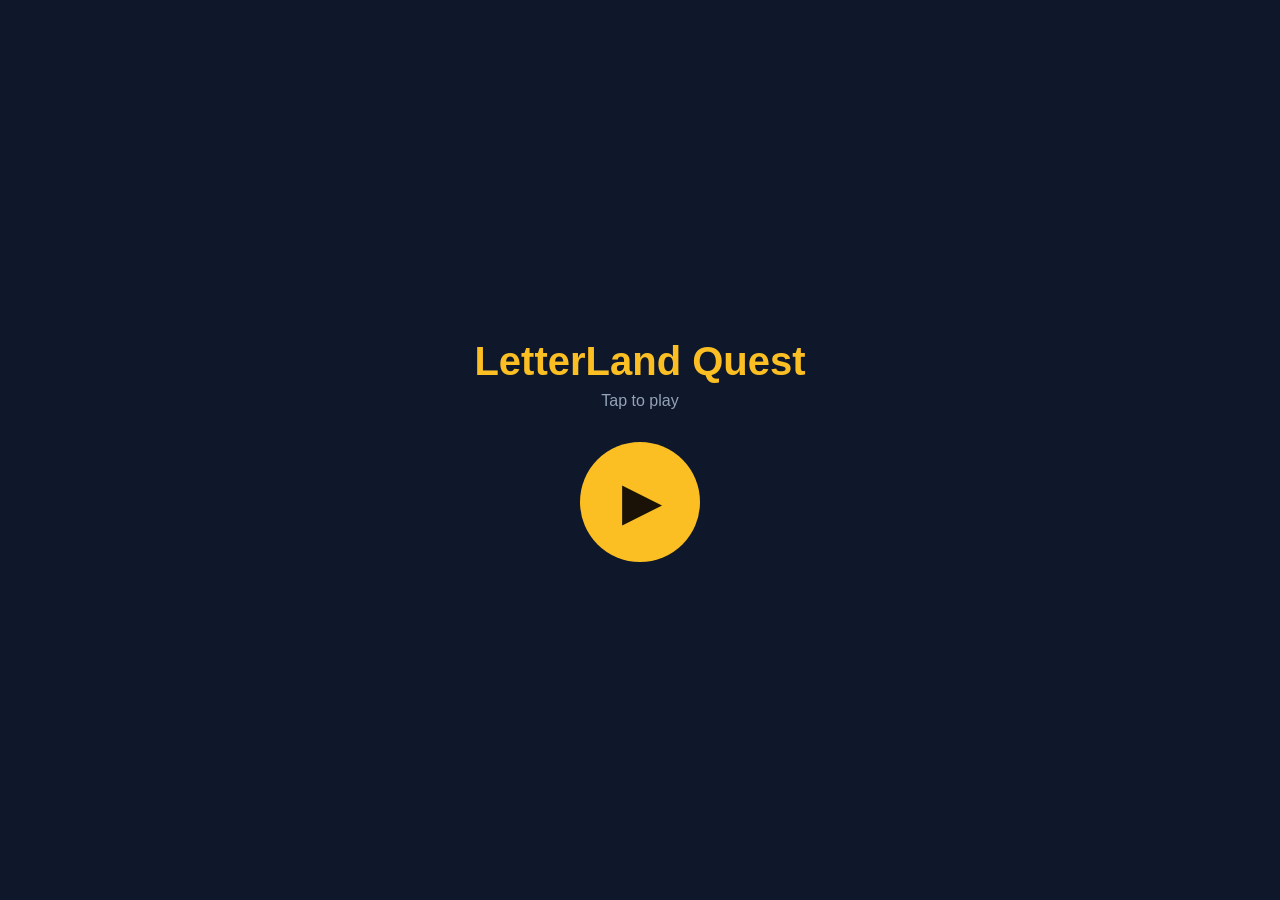
<file: play_and_learn/index.html>
<!doctype html>
<html lang="en">
  <head>
    <meta charset="utf-8">
    <meta name="viewport" content="width=device-width, initial-scale=1, viewport-fit=cover">
    <meta name="theme-color" content="#0f172a">
    <meta name="apple-mobile-web-app-capable" content="yes">
    <title>LetterLand Quest</title>
    <link rel="stylesheet" href="styles.css">
  </head>
  <body>
    <div id="app" aria-live="polite"></div>
    <script type="module" src="js/main.js"></script>
  </body>
</html>
</file>
<file: play_and_learn/styles.css>
:root {
  --bg: #0f172a;
  --bg-2: #1e293b;
  --fg: #f1f5f9;
  --fg-muted: #94a3b8;
  --accent: #fbbf24;
  --success: #10b981;
  --danger: #ef4444;
  --rare: #3b82f6;
  --epic: #a855f7;
  --legendary: #f59e0b;
  --mythic: #ef4444;
}
*, *::before, *::after { box-sizing: border-box; }
html, body { margin: 0; padding: 0; height: 100%; background: var(--bg); color: var(--fg); font-family: -apple-system, BlinkMacSystemFont, "Segoe UI", sans-serif; -webkit-tap-highlight-color: transparent; touch-action: manipulation; }
#app { min-height: 100vh; min-height: 100dvh; display: flex; flex-direction: column; }
button { font: inherit; min-height: 48px; min-width: 48px; border: 0; border-radius: 12px; padding: 0.75rem 1.25rem; background: var(--accent); color: #1a1207; font-weight: 700; cursor: pointer; }
button:active { transform: scale(0.97); }
.screen { flex: 1; display: flex; flex-direction: column; padding: 1rem; gap: 1rem; }
.topbar { display: flex; justify-content: space-between; align-items: center; padding: 0.5rem 1rem; background: rgba(0,0,0,0.3); border-radius: 999px; }
.topbar .currency { display: flex; gap: 1rem; font-weight: 700; }
.splash { align-items: center; justify-content: center; text-align: center; gap: 2rem; }
.splash-title h1 { font-size: 2.5rem; color: var(--accent); margin: 0; }
.splash-title .subtitle { color: var(--fg-muted); margin: 0.5rem 0 0; }
.splash-tap { width: 120px; height: 120px; border-radius: 50%; font-size: 3rem; background: var(--accent); color: #1a1207; }
.avatar-screen { align-items: center; text-align: center; }
.avatar-bases, .avatar-colors { display: flex; flex-wrap: wrap; gap: 0.75rem; justify-content: center; }
.avatar-base { background: var(--bg-2); padding: 1rem; border-radius: 16px; width: 80px; height: 80px; }
.avatar-base.selected { outline: 4px solid var(--accent); }
.avatar-base .emoji { font-size: 2.5rem; }
.avatar-color { width: 56px; height: 56px; border-radius: 50%; padding: 0; }
.avatar-color.selected { outline: 4px solid var(--fg); }
.avatar-done { background: var(--success); color: white; font-size: 1.25rem; padding: 1rem 2rem; }
.hub-screen h2 { margin: 0; }
.island-grid { display: grid; grid-template-columns: 1fr 1fr; gap: 1rem; }
.island-card { aspect-ratio: 1; border: 3px solid; border-radius: 20px; padding: 1rem; display: flex; flex-direction: column; align-items: center; justify-content: center; gap: 0.5rem; color: var(--fg); background: var(--bg-2); }
.island-emoji { font-size: 3rem; }
.island-name { font-weight: 700; font-size: 1rem; }
.island-progress { font-size: 0.85rem; color: var(--fg-muted); }
.shop-card { background: rgba(168,85,247,0.2); border-color: #a855f7; }
.avatar-chip { width: 36px; height: 36px; border-radius: 50%; display: inline-flex; align-items: center; justify-content: center; font-size: 1.25rem; }
.player { display: flex; align-items: center; gap: 0.5rem; }
.reward-screen { align-items: center; justify-content: center; text-align: center; gap: 1rem; }
.reward-star { font-size: 6rem; animation: pop 0.6s ease-out; }
@keyframes pop { 0% { transform: scale(0); } 70% { transform: scale(1.3); } 100% { transform: scale(1); } }
.reward-continue { background: var(--success); color: white; }
.trace-screen { gap: 0.5rem; }
.instruction { font-weight: 700; }
.back { background: var(--bg-2); color: var(--fg); width: 48px; height: 48px; padding: 0; }
.trace-stage { display: flex; justify-content: center; }
.trace-canvas { width: 100%; max-width: 480px; aspect-ratio: 1; background: var(--bg-2); border-radius: 16px; touch-action: none; }
.trace-actions { display: flex; gap: 0.75rem; justify-content: center; }
.trace-clear { background: var(--bg-2); color: var(--fg); }
.trace-done { background: var(--success); color: white; }
.tap-screen { gap: 1rem; }
.tap-grid { display: grid; grid-template-columns: 1fr 1fr; gap: 1rem; }
.tap-card { aspect-ratio: 1; padding: 0.5rem; background: var(--bg-2); border-radius: 20px; display: flex; align-items: center; justify-content: center; }
.tap-card img { width: 100%; height: 100%; object-fit: contain; }
.tap-card.correct { background: var(--success); animation: pop 0.5s ease-out; }
.tap-card.wrong { animation: shake 0.4s; background: rgba(239,68,68,0.4); }
@keyframes shake { 0%, 100% { transform: translateX(0); } 25% { transform: translateX(-8px); } 75% { transform: translateX(8px); } }
.tap-replay { background: var(--bg-2); color: var(--fg); align-self: center; }
.repeat-screen { gap: 1rem; align-items: center; }
.repeat-stage { display: flex; flex-direction: column; align-items: center; gap: 1rem; }
.repeat-image { width: 180px; height: 180px; object-fit: contain; background: var(--bg-2); border-radius: 20px; padding: 1rem; }
.repeat-word { font-size: 2.5rem; margin: 0; color: var(--accent); }
.repeat-play-word { background: var(--bg-2); color: var(--fg); }
.repeat-mic, .repeat-confirm { background: var(--accent); color: #1a1207; font-size: 1.1rem; }
.repeat-mic:disabled { background: var(--bg-2); color: var(--fg-muted); }
.repeat-status { min-height: 1.5em; color: var(--fg-muted); }
.shop-grid { display: grid; grid-template-columns: 1fr 1fr; gap: 0.75rem; }
.shop-item { background: var(--bg-2); border: 3px solid var(--fg-muted); border-radius: 16px; padding: 0.75rem; display: flex; flex-direction: column; gap: 0.25rem; align-items: center; color: var(--fg); }
.shop-item.rarity-common { border-color: #94a3b8; }
.shop-item.rarity-rare { border-color: var(--rare); }
.shop-item.rarity-epic { border-color: var(--epic); }
.shop-item.rarity-legendary { border-color: var(--legendary); }
.shop-item.rarity-mythic { border-color: var(--mythic); }
.shop-item.owned { opacity: 0.6; }
.shop-emoji { font-size: 2.5rem; }
.shop-name { font-weight: 700; font-size: 0.9rem; }
.shop-rarity { font-size: 0.75rem; color: var(--fg-muted); }
.shop-price { font-weight: 700; color: var(--accent); }
.shake { animation: shake 0.4s; }
.inv-section { display: flex; flex-direction: column; gap: 0.5rem; }
.inv-grid { display: grid; grid-template-columns: 1fr 1fr; gap: 0.75rem; }
.inv-item { background: var(--bg-2); border: 3px solid transparent; border-radius: 16px; padding: 0.75rem; display: flex; flex-direction: column; align-items: center; gap: 0.25rem; color: var(--fg); }
.inv-item.equipped { border-color: var(--success); }
.fg-muted { color: var(--fg-muted); }
.topbar-right { display: flex; align-items: center; gap: 0.75rem; }
.backpack { background: var(--bg-2); color: var(--fg); width: 48px; height: 48px; padding: 0; font-size: 1.5rem; }
</file>
